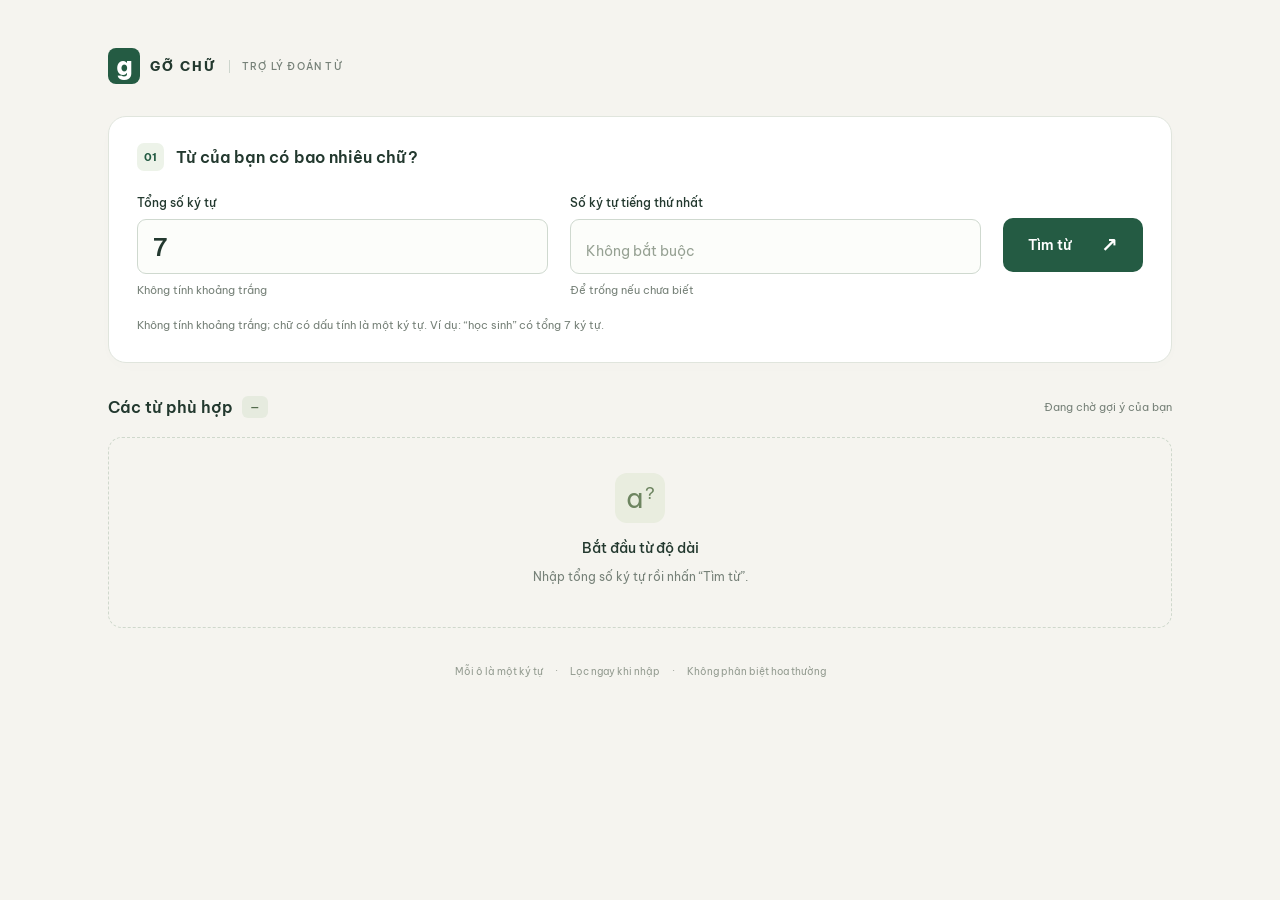
<file: index.html>
<!doctype html>
<html lang="vi">
    <head>
        <meta charset="utf-8" />
        <meta name="viewport" content="width=device-width, initial-scale=1" />
        <meta name="theme-color" content="#f5f4ef" />
        <title>Gỡ chữ — Trợ lý đoán từ</title>
        <link rel="stylesheet" href="style.css" />
        <script src="words-data.js" defer></script>
        <script src="app.js" defer></script>
    </head>
    <body>
        <main class="app">
            <header class="heading">
                <div class="brand">
                    <span class="brand-icon" aria-hidden="true">g</span> GỠ CHỮ
                    <span class="brand-tag">TRỢ LÝ ĐOÁN TỪ</span>
                </div>
            </header>

            <section class="panel" aria-labelledby="length-heading">
                <div class="section-title">
                    <span class="step">01</span>
                    <h2 id="length-heading">Từ của bạn có bao nhiêu chữ?</h2>
                </div>
                <form id="search-form">
                    <div class="length-fields">
                        <label for="total-count"
                            >Tổng số ký tự<input
                                id="total-count"
                                name="total_count"
                                type="number"
                                inputmode="numeric"
                                min="1"
                                max="60"
                                step="1"
                                value="7"
                                required
                            /><span>Không tính khoảng trắng</span></label
                        >
                        <label for="first-count"
                            >Số ký tự tiếng thứ nhất<input
                                id="first-count"
                                name="first_count"
                                type="number"
                                inputmode="numeric"
                                min="1"
                                max="59"
                                step="1"
                                placeholder="Không bắt buộc"
                                aria-describedby="first-count-hint"
                            /><span id="first-count-hint">Để trống nếu chưa biết</span></label
                        >
                        <button class="primary" id="search-button" type="submit">
                            Tìm từ <span aria-hidden="true">↗</span>
                        </button>
                    </div>
                </form>
                <p class="hint">
                    Không tính khoảng trắng; chữ có dấu tính là một ký tự. Ví dụ: “học sinh” có tổng 7 ký tự.
                </p>
                <p id="request-status" class="request-status" role="status" hidden></p>
            </section>

            <div id="filter-panel" class="filter-layout" hidden>
                <section class="panel position-panel" aria-labelledby="filter-heading">
                    <div class="section-title">
                        <span class="step">02</span>
                        <h2 id="filter-heading">Điền ký tự đã đúng</h2>
                        <button id="clear-letters" class="text-button" type="button">Xóa vị trí</button>
                    </div>
                    <div id="letter-groups" class="letter-groups"></div>
                    <div class="section-title misplaced-heading">
                        <h3 id="misplaced-heading">Đúng chữ, sai vị trí</h3>
                        <button id="clear-misplaced" class="text-button" type="button">Xóa sai ô</button>
                    </div>
                    <div
                        id="misplaced-groups"
                        class="letter-groups misplaced-groups"
                        role="group"
                        aria-labelledby="misplaced-heading"
                        aria-describedby="misplaced-hint"
                    ></div>
                    <label class="checkbox"
                        ><input type="checkbox" id="ignore-accents" />Bỏ qua dấu tiếng Việt
                        <span>(a khớp á, à, ă, â…; d khớp đ)</span></label
                    >
                </section>

                <section class="panel clue-panel" aria-labelledby="clue-heading">
                    <div class="section-title">
                        <h2 id="clue-heading">Loại dần theo ký tự</h2>
                        <button id="clear-clues" class="text-button" type="button">Xóa bộ lọc</button>
                    </div>
                    <p id="clue-hint" class="hint filter-hint">
                        Xét cả hai tiếng, không cần biết vị trí. Nhập liền hoặc cách nhau bằng dấu phẩy.
                    </p>
                    <label class="clue-field" for="required-letters"
                        ><span class="clue-label"><span aria-hidden="true">＋</span> Ký tự đã đúng · Có trong từ</span>
                        <input
                            id="required-letters"
                            type="text"
                            placeholder="Ví dụ: h, c, n"
                            autocomplete="off"
                            autocapitalize="none"
                            spellcheck="false"
                            aria-describedby="clue-hint required-hint"
                        />
                        <span id="required-hint" class="clue-help"
                            >Giữ từ có đủ tất cả các chữ này ở bất kỳ vị trí nào.</span
                        >
                    </label>
                    <label class="clue-field excluded-field" for="excluded-letters"
                        ><span class="clue-label"
                            ><span aria-hidden="true">−</span> Ký tự đã sai · Không có trong từ</span
                        >
                        <input
                            id="excluded-letters"
                            type="text"
                            placeholder="Ví dụ: b, đ, m"
                            autocomplete="off"
                            autocapitalize="none"
                            spellcheck="false"
                            aria-describedby="clue-hint excluded-hint"
                        />
                        <span id="excluded-hint" class="clue-help">Loại từ chứa bất kỳ chữ nào trong nhóm này.</span>
                    </label>
                    <p class="hint clue-note">
                        Dùng chung tùy chọn “Bỏ qua dấu tiếng Việt”. Chữ lặp lại chỉ tính một lần.
                    </p>
                    <p id="clue-conflict" class="clue-conflict" role="status" hidden></p>
                </section>
            </div>

            <section class="results" aria-labelledby="results-heading">
                <div class="results-header">
                    <h2 id="results-heading">Các từ phù hợp <span id="result-count" class="badge">—</span></h2>
                    <span id="result-summary">Đang chờ gợi ý của bạn</span>
                </div>
                <div id="empty-state" class="empty-state">
                    <span class="empty-icon" aria-hidden="true">a<span>?</span></span>
                    <h3>Bắt đầu từ độ dài</h3>
                    <p>Nhập tổng số ký tự rồi nhấn “Tìm từ”.</p>
                </div>
                <div id="word-list" class="word-list" hidden></div>
                <button id="show-more" class="more-button" type="button" hidden>Xem thêm</button>
            </section>
            <footer>
                Mỗi ô là một ký tự <span>·</span> Lọc ngay khi nhập <span>·</span> Không phân biệt hoa thường
            </footer>
        </main>
    </body>
</html>
</file>
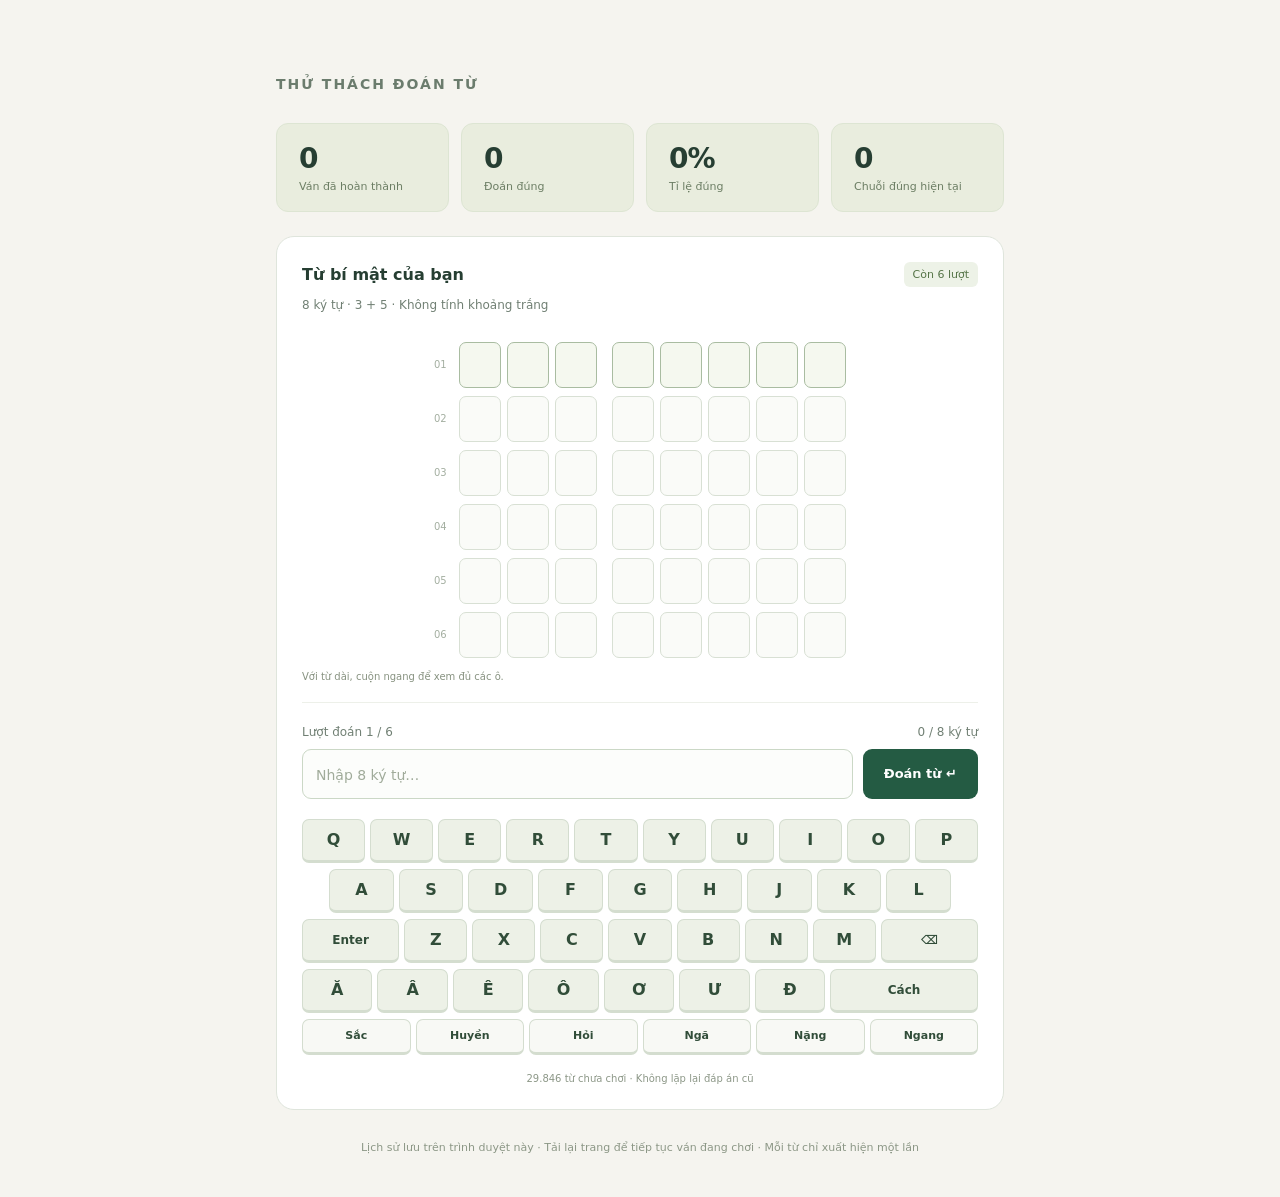
<file: game.html>
<!doctype html>
<html lang="vi">
    <head>
        <meta charset="utf-8" />
        <meta name="viewport" content="width=device-width, initial-scale=1" />
        <meta name="theme-color" content="#f5f4ef" />
        <title>Gỡ chữ — Một từ, sáu cơ hội</title>
        <link rel="stylesheet" href="game.css" />
        <script src="words-data.js" defer></script>
    </head>
    <body>
        <main class="app">
            <section class="intro">
                <p class="eyebrow">THỬ THÁCH ĐOÁN TỪ</p>
            </section>
            <div id="storage-notice" class="storage-notice" role="status" hidden></div>
            <section class="stats" aria-label="Bảng điểm">
                <div class="stat"><strong id="stat-played">0</strong><span>Ván đã hoàn thành</span></div>
                <div class="stat"><strong id="stat-won">0</strong><span>Đoán đúng</span></div>
                <div class="stat"><strong id="stat-rate">0%</strong><span>Tỉ lệ đúng</span></div>
                <div class="stat"><strong id="stat-streak">0</strong><span>Chuỗi đúng hiện tại</span></div>
            </section>
            <div class="layout">
                <section class="panel game-panel" aria-labelledby="game-heading">
                    <div class="panel-heading">
                        <h2 id="game-heading">Từ bí mật của bạn</h2>
                        <span id="round-tag" class="tag">6 lượt đoán</span>
                    </div>
                    <p id="word-meta" class="word-meta">Đang chuẩn bị từ…</p>
                    <p id="fatal" class="fatal" role="alert" hidden></p>
                    <div
                        class="board-scroll"
                        tabindex="0"
                        role="region"
                        aria-label="Bảng 6 lượt đoán, cuộn ngang nếu từ dài"
                    >
                        <div id="board" class="board"></div>
                    </div>
                    <p id="scroll-hint" class="scroll-hint">Với từ dài, cuộn ngang để xem đủ các ô.</p>
                    <form id="guess-form" class="guess-form" novalidate>
                        <label class="input-label" for="guess-input"
                            ><span id="guess-label">Lượt đoán 1 / 6</span><span id="input-count">0 ký tự</span></label
                        >
                        <div class="input-row">
                            <input
                                id="guess-input"
                                class="guess-input"
                                type="text"
                                autocomplete="off"
                                autocapitalize="none"
                                spellcheck="false"
                                placeholder="Nhập từ bạn nghĩ đến…"
                                aria-describedby="guess-message-text"
                            /><button id="guess-button" class="primary" type="submit">Đoán từ ↵</button>
                        </div>
                        <div id="result" class="result" role="status" hidden>
                            <h3 id="result-title"></h3>
                            <p id="result-description"></p>
                            <strong id="answer" class="answer"></strong>
                            <button id="next-game" class="primary" type="button">Chơi từ tiếp theo →</button>
                        </div>
                        <div
                            id="virtual-keyboard"
                            class="virtual-keyboard"
                            role="group"
                            aria-label="Bàn phím đoán từ"
                        ></div>
                    </form>
                    <p id="exhausted" class="exhausted" hidden></p>
                    <p id="remaining" class="remaining"></p>
                </section>
            </div>
            <footer>
                Lịch sử lưu trên trình duyệt này · Tải lại trang để tiếp tục ván đang chơi · Mỗi từ chỉ xuất hiện một
                lần
            </footer>
        </main>
        <div id="guess-message" class="message-toast" role="alert" aria-atomic="true" hidden>
            <span class="toast-icon" aria-hidden="true">!</span>
            <div class="toast-content">
                <strong>Thông báo</strong>
                <p id="guess-message-text"></p>
            </div>
            <button id="dismiss-message" class="toast-close" type="button" aria-label="Đóng thông báo">×</button>
        </div>
        <script>
            "use strict";
            // Data is loaded by a deferred script; initialize after it has finished.
            const STORAGE_KEY = "go-chu-game-v1";
            const MAX_GUESSES = 6;
            const segmenter =
                typeof Intl.Segmenter === "function" ? new Intl.Segmenter("vi", { granularity: "grapheme" }) : null;
            const normalize = (text) => text.normalize("NFC").toLocaleLowerCase("vi").trim().replace(/\s+/gu, " ");
            const lettersOf = (text) => {
                const compact = normalize(text).replace(/\s/gu, "");
                return segmenter ? Array.from(segmenter.segment(compact), (part) => part.segment) : Array.from(compact);
            };
            const baseLetter = (letter) => letter.normalize("NFD").replace(/\p{M}/gu, "").replace(/đ/g, "d");
            const keyOf = (text) => normalize(text).replace(/\s/gu, "");
            const formatNumber = (number) => number.toLocaleString("vi-VN");
            const $ = (selector) => document.querySelector(selector);
            const colorNames = {
                exact: "xanh lá, đúng hoàn toàn",
                accent: "xanh dương, đúng ô nhưng sai dấu hoặc mũ",
                present: "vàng, đúng chữ nhưng sai ô",
                absent: "xám, không khớp",
            };
            let state = { version: 1, used: [], history: [], active: null };
            let pool = [];
            const dictionary = new Set();
            let storageAvailable = true;
            let composing = false;
            let ready = false;
            let messageTimer = null;

            function scoreGuess(guess, answer) {
                const target = lettersOf(answer);
                const typed = lettersOf(guess);
                const result = typed.map(() => "absent");
                const used = new Set();
                // Reserve exact letters, then same-position base letters, before distributing yellow letters.
                typed.forEach((letter, index) => {
                    if (letter === target[index]) {
                        result[index] = "exact";
                        used.add(index);
                    }
                });
                typed.forEach((letter, index) => {
                    if (
                        result[index] === "absent" &&
                        target[index] &&
                        baseLetter(letter) === baseLetter(target[index])
                    ) {
                        result[index] = "accent";
                        used.add(index);
                    }
                });
                typed.forEach((letter, index) => {
                    if (result[index] !== "absent") return;
                    const match = target.findIndex(
                        (candidate, targetIndex) => !used.has(targetIndex) && candidate === letter,
                    );
                    if (match !== -1) {
                        result[index] = "present";
                        used.add(match);
                    }
                });
                return result;
            }

            function previousHintError(guess, round) {
                const priority = { exact: 0, accent: 1, present: 2, absent: 3 };
                let conflict = null;
                round.guesses.forEach((previous, attempt) => {
                    const known = scoreGuess(previous, round.answer);
                    // Treat the proposed word as a possible answer. It must reproduce all revealed clues.
                    // Reusing the scorer also preserves the count rules for repeated and accented letters.
                    const proposed = scoreGuess(previous, guess);
                    const letters = lettersOf(previous);
                    known.forEach((color, index) => {
                        if (color !== proposed[index] && (!conflict || priority[color] < priority[conflict.color])) {
                            conflict = { color, index, attempt, letter: letters[index].toLocaleUpperCase("vi") };
                        }
                    });
                });
                if (!conflict) return "";
                const { color, index, attempt, letter } = conflict;
                if (color === "exact")
                    return `Ô ${index + 1} đã đúng chữ “${letter}”. Lượt sau phải giữ nguyên chữ này ở đúng ô.`;
                if (color === "accent")
                    return `Ô ${index + 1} đã xanh dương với “${letter}”: giữ chữ gốc nhưng phải đổi dấu hoặc mũ, không dùng lại “${letter}” ở ô này.`;
                if (color === "present")
                    return `Gợi ý lượt ${attempt + 1}: chữ “${letter}” màu vàng phải có đủ số lần đã biết và nằm ở ô khác.`;
                return `Từ đoán mâu thuẫn với chữ “${letter}” màu xám ở lượt ${attempt + 1}. Kiểm tra chữ đã loại và số lần lặp.`;
            }

            function outcome(round) {
                if (round.guesses.some((guess) => keyOf(guess) === keyOf(round.answer))) return "won";
                return round.guesses.length >= MAX_GUESSES ? "lost" : "playing";
            }

            function isValidRound(round) {
                if (
                    !round ||
                    typeof round.id !== "string" ||
                    typeof round.answer !== "string" ||
                    typeof round.startedAt !== "string" ||
                    !Array.isArray(round.guesses)
                )
                    return false;
                const length = lettersOf(round.answer).length;
                if (
                    length < 7 ||
                    !/^[\p{L}\p{M}]+(?:\s+[\p{L}\p{M}]+)+$/u.test(round.answer) ||
                    round.guesses.length > MAX_GUESSES
                )
                    return false;
                return (
                    round.guesses.every(
                        (guess, index) =>
                            typeof guess === "string" &&
                            /^[\p{L}\p{M}\s]+$/u.test(guess) &&
                            lettersOf(guess).length === length &&
                            (index === round.guesses.length - 1 || keyOf(guess) !== keyOf(round.answer)),
                    ) &&
                    (round.draft === undefined || typeof round.draft === "string")
                );
            }

            function validateState(saved) {
                if (
                    !saved ||
                    saved.version !== 1 ||
                    !Array.isArray(saved.used) ||
                    !saved.used.every((key) => typeof key === "string") ||
                    !Array.isArray(saved.history)
                )
                    throw new Error("Invalid history");
                if (
                    !saved.history.every(
                        (round) =>
                            isValidRound(round) &&
                            outcome(round) !== "playing" &&
                            typeof round.completedAt === "string" &&
                            Number.isFinite(Date.parse(round.completedAt)),
                    )
                )
                    throw new Error("Invalid completed round");
                if (saved.active !== null && !isValidRound(saved.active)) throw new Error("Invalid active round");
                const ids = new Set(saved.history.map((round) => round.id));
                if (ids.size !== saved.history.length) throw new Error("Duplicate history");
                // Rebuild the exclusion list from history as well, so older records cannot be drawn again.
                saved.used = [
                    ...new Set([
                        ...saved.used,
                        ...saved.history.map((round) => keyOf(round.answer)),
                        ...(saved.active ? [keyOf(saved.active.answer)] : []),
                    ]),
                ];
                return saved;
            }

            function storageNotice(message) {
                $("#storage-notice").textContent = message;
                $("#storage-notice").hidden = false;
            }

            function loadState() {
                try {
                    const raw = localStorage.getItem(STORAGE_KEY);
                    if (raw) state = validateState(JSON.parse(raw));
                } catch (error) {
                    storageAvailable = false;
                    storageNotice(
                        "Không đọc được lịch sử đã lưu. Game vẫn chơi được trong phiên này, nhưng không thể lưu tiến độ hoặc bảo đảm tránh từ cũ sau khi đóng trang. Dữ liệu cũ được giữ nguyên.",
                    );
                }
            }

            function saveState() {
                if (!storageAvailable) return;
                try {
                    localStorage.setItem(STORAGE_KEY, JSON.stringify(state));
                } catch (error) {
                    storageAvailable = false;
                    storageNotice(
                        "Trình duyệt không cho phép lưu hoặc đã hết dung lượng. Tiến độ mới chỉ được giữ trong phiên này; hãy giữ trang mở để tiếp tục.",
                    );
                }
            }

            function scheduleMessageDismissal() {
                clearTimeout(messageTimer);
                const toast = $("#guess-message");
                if (!toast.hidden && !toast.matches(":hover") && !toast.contains(document.activeElement)) {
                    messageTimer = setTimeout(() => showMessage(""), 5000);
                }
            }

            function showMessage(message) {
                clearTimeout(messageTimer);
                const toast = $("#guess-message");
                const hadFocus = toast.contains(document.activeElement);
                $("#guess-message-text").textContent = message;
                toast.hidden = !message;
                if (message) scheduleMessageDismissal();
                else if (hadFocus && !$("#guess-input").disabled) $("#guess-input").focus({ preventScroll: true });
            }

            function finishRound() {
                const round = state.active;
                if (!round || outcome(round) === "playing" || state.history.some((item) => item.id === round.id))
                    return;
                state.history.push({
                    id: round.id,
                    answer: round.answer,
                    guesses: [...round.guesses],
                    startedAt: round.startedAt,
                    completedAt: new Date().toISOString(),
                });
            }

            function availableWords() {
                const used = new Set(state.used);
                return pool.filter((word) => !used.has(keyOf(word)));
            }

            function newRound() {
                if (state.active && outcome(state.active) === "playing") return;
                const available = availableWords();
                if (!available.length) {
                    render();
                    return;
                }
                const random = new Uint32Array(1);
                crypto.getRandomValues(random);
                const answer = available[Math.floor((random[0] / 4294967296) * available.length)];
                state.active = {
                    id: `${Date.now()}-${random[0]}`,
                    answer,
                    guesses: [],
                    draft: "",
                    startedAt: new Date().toISOString(),
                };
                state.used.push(keyOf(answer));
                saveState();
                showMessage("");
                render();
            }

            function renderStats() {
                const played = state.history.length;
                const won = state.history.filter((round) => outcome(round) === "won").length;
                let streak = 0;
                for (let i = played - 1; i >= 0 && outcome(state.history[i]) === "won"; i--) streak++;
                $("#stat-played").textContent = formatNumber(played);
                $("#stat-won").textContent = formatNumber(won);
                $("#stat-rate").textContent =
                    `${played ? ((won / played) * 100).toLocaleString("vi-VN", { maximumFractionDigits: 1 }) : "0"}%`;
                $("#stat-streak").textContent = formatNumber(streak);
            }

            function renderBoard() {
                const board = $("#board");
                board.replaceChildren();
                const round = state.active;
                if (!round) return;
                const target = lettersOf(round.answer);
                const boundaries = new Set();
                let offset = 0;
                normalize(round.answer)
                    .split(" ")
                    .slice(0, -1)
                    .forEach((part) => {
                        offset += lettersOf(part).length;
                        boundaries.add(offset);
                    });
                const playing = outcome(round) === "playing";
                for (let attempt = 0; attempt < MAX_GUESSES; attempt++) {
                    const guess = round.guesses[attempt];
                    const current = playing && attempt === round.guesses.length;
                    const letters = lettersOf(guess ?? (current ? round.draft || "" : ""));
                    const colors = guess ? scoreGuess(guess, round.answer) : [];
                    const row = document.createElement("div");
                    row.className = `guess-row${current ? " current" : ""}`;
                    row.setAttribute("role", "group");
                    row.setAttribute("aria-label", `Lượt ${attempt + 1}${current ? ", đang nhập" : ""}`);
                    const label = document.createElement("span");
                    label.className = "row-number";
                    label.textContent = String(attempt + 1).padStart(2, "0");
                    label.setAttribute("aria-hidden", "true");
                    row.append(label);
                    target.forEach((_, index) => {
                        const tile = document.createElement("span");
                        tile.className = `tile${boundaries.has(index) ? " word-start" : ""}${colors[index] ? ` ${colors[index]}` : letters[index] ? " typed" : ""}`;
                        tile.textContent = letters[index] || "";
                        tile.setAttribute(
                            "aria-label",
                            `Ô ${index + 1}: ${letters[index] || "trống"}${colors[index] ? `, ${colorNames[colors[index]]}` : ""}`,
                        );
                        row.append(tile);
                    });
                    board.append(row);
                }
            }

            function buildKeyboard() {
                const rows = [
                    [..."qwertyuiop"],
                    [..."asdfghjkl"],
                    ["enter", ..."zxcvbnm", "backspace"],
                    [..."ăâêôơưđ", "space"],
                    ["tone-acute", "tone-grave", "tone-hook", "tone-tilde", "tone-dot", "tone-none"],
                ];
                const labels = {
                    enter: ["Enter", "Gửi lượt đoán"],
                    backspace: ["⌫", "Xóa ký tự trước con trỏ"],
                    space: ["Cách", "Dấu cách"],
                    "tone-acute": ["Sắc", "Dấu sắc"],
                    "tone-grave": ["Huyền", "Dấu huyền"],
                    "tone-hook": ["Hỏi", "Dấu hỏi"],
                    "tone-tilde": ["Ngã", "Dấu ngã"],
                    "tone-dot": ["Nặng", "Dấu nặng"],
                    "tone-none": ["Ngang", "Bỏ dấu thanh, giữ nguyên mũ"],
                };
                const keyboard = $("#virtual-keyboard");
                rows.forEach((keys, index) => {
                    const row = document.createElement("div");
                    row.className = `keyboard-row keyboard-row-${index + 1}`;
                    keys.forEach((key) => {
                        const button = document.createElement("button");
                        button.type = "button";
                        button.dataset.key = key;
                        button.className = `keyboard-key${labels[key] ? " keyboard-action" : ""}${key.startsWith("tone-") ? " keyboard-tone" : ""}`;
                        button.textContent = labels[key]?.[0] || key.toLocaleUpperCase("vi");
                        button.dataset.label = labels[key]?.[1] || `Chữ ${key.toLocaleUpperCase("vi")}`;
                        button.setAttribute("aria-label", button.dataset.label);
                        row.append(button);
                    });
                    keyboard.append(row);
                });
                // Keep the input selection when tapping a key; keyboard navigation still uses normal buttons.
                keyboard.addEventListener("pointerdown", (event) => {
                    if (event.target.closest("button")) event.preventDefault();
                });
                keyboard.addEventListener("click", (event) => {
                    const button = event.target.closest("button[data-key]");
                    if (button && !button.disabled) pressVirtualKey(button.dataset.key);
                });
            }

            function renderKeyboard() {
                const round = state.active;
                const colors = new Map();
                const rank = { absent: 1, present: 2, accent: 3, exact: 4 };
                if (round)
                    round.guesses.forEach((guess) => {
                        const scores = scoreGuess(guess, round.answer);
                        lettersOf(guess).forEach((letter, index) => {
                            if ((rank[colors.get(letter)] || 0) < rank[scores[index]])
                                colors.set(letter, scores[index]);
                        });
                    });
                $("#virtual-keyboard")
                    .querySelectorAll("button")
                    .forEach((button) => {
                        const color = colors.get(button.dataset.key);
                        for (const name of Object.keys(rank)) button.classList.toggle(name, color === name);
                        button.disabled = !ready || !round || outcome(round) !== "playing";
                        button.setAttribute(
                            "aria-label",
                            `${button.dataset.label}${color ? `, ${colorNames[color]}` : ""}`,
                        );
                    });
            }

            function rawSegments(text) {
                if (segmenter)
                    return Array.from(segmenter.segment(text), (part) => ({ text: part.segment, index: part.index }));
                return Array.from(text.matchAll(/\P{M}\p{M}*|\p{M}+/gu), (match) => ({
                    text: match[0],
                    index: match.index,
                }));
            }

            function pressVirtualKey(key) {
                if (!ready || composing || !state.active || outcome(state.active) !== "playing") return;
                const input = $("#guess-input");
                if (key === "enter") {
                    $("#guess-form").requestSubmit();
                    return;
                }
                let start = input.selectionStart ?? input.value.length;
                let end = input.selectionEnd ?? start;
                const originalStart = start;
                const originalEnd = end;
                let caretAfterTone = null;
                let replacement = key;
                if (key === "backspace") {
                    replacement = "";
                    if (start === end && start > 0) start = rawSegments(input.value.slice(0, start)).at(-1).index;
                } else if (key === "space") {
                    replacement = " ";
                } else if (key.startsWith("tone-")) {
                    const marks = {
                        "tone-acute": "\u0301",
                        "tone-grave": "\u0300",
                        "tone-hook": "\u0309",
                        "tone-tilde": "\u0303",
                        "tone-dot": "\u0323",
                        "tone-none": "",
                    };
                    if (start === end) {
                        const previous = rawSegments(input.value.slice(0, start));
                        for (let i = previous.length - 1; i >= 0; i--) {
                            const part = previous[i];
                            if (/\s/u.test(part.text)) break;
                            if (/^[aeiouy]$/u.test(baseLetter(part.text.toLocaleLowerCase("vi")))) {
                                start = part.index;
                                end = start + part.text.length;
                                break;
                            }
                        }
                    }
                    const vowel = input.value.slice(start, end);
                    if (!/^[aeiouy]$/u.test(baseLetter(vowel.toLocaleLowerCase("vi")))) {
                        showMessage("Hãy chọn một nguyên âm hoặc đặt con trỏ sau nguyên âm cần đổi dấu.");
                        return;
                    }
                    replacement = (
                        vowel.normalize("NFD").replace(/[\u0300\u0301\u0303\u0309\u0323]/gu, "") + marks[key]
                    ).normalize("NFC");
                    if (originalStart === originalEnd)
                        caretAfterTone = originalEnd + replacement.length - (end - start);
                }
                input.setRangeText(replacement, start, end, "end");
                if (caretAfterTone !== null) input.setSelectionRange(caretAfterTone, caretAfterTone);
                // Tone changes keep the caret after any final consonants.
                input.focus({ preventScroll: true });
                updateDraft();
            }

            function render() {
                renderStats();
                renderBoard();
                renderKeyboard();
                const round = state.active;
                const remaining = availableWords().length;
                $("#remaining").textContent = `${formatNumber(remaining)} từ chưa chơi · Không lặp lại đáp án cũ`;
                $("#exhausted").hidden = remaining > 0;
                $("#exhausted").textContent =
                    round && outcome(round) === "playing"
                        ? "Đây là từ cuối cùng chưa chơi trong bộ dữ liệu."
                        : "Bạn đã chơi hết bộ từ hiện có. Lịch sử được giữ lại; thêm từ mới vào dữ liệu để tiếp tục.";
                $("#guess-form").hidden = !round;
                $("#scroll-hint").hidden = !round;
                $("#result").hidden = !round || outcome(round) === "playing";
                if (!round) {
                    $("#word-meta").textContent = "Không còn từ mới để bắt đầu.";
                    return;
                }
                const length = lettersOf(round.answer).length;
                const status = outcome(round);
                const playing = status === "playing";
                $("#word-meta").textContent = `${length} ký tự · ${normalize(round.answer)
                    .split(" ")
                    .map((part) => lettersOf(part).length)
                    .join(" + ")} · Không tính khoảng trắng`;
                $("#round-tag").textContent = playing
                    ? `Còn ${MAX_GUESSES - round.guesses.length} lượt`
                    : status === "won"
                      ? "Đoán đúng"
                      : "Đã hết lượt";
                $("#guess-label").textContent = playing
                    ? `Lượt đoán ${round.guesses.length + 1} / 6`
                    : "Ván chơi đã hoàn thành";
                $("#guess-input").value = round.draft || "";
                $("#guess-input").disabled = !playing;
                $("#guess-button").disabled = !playing;
                $("#guess-input").placeholder = `Nhập ${length} ký tự…`;
                $("#input-count").textContent = `${lettersOf(round.draft || "").length} / ${length} ký tự`;
                if (!playing) {
                    $("#result").classList.toggle("lost", status === "lost");
                    $("#result-title").textContent = status === "won" ? "Bạn đã tìm ra từ!" : "Hết 6 lượt rồi!";
                    $("#result-description").textContent =
                        status === "won"
                            ? `Chính xác ở lượt ${round.guesses.length}/6. Đáp án là:`
                            : "Một từ mới đang chờ ở ván sau. Đáp án của ván này là:";
                    $("#answer").textContent = round.answer;
                    $("#next-game").hidden = remaining === 0;
                }
            }

            function submitGuess(event) {
                event.preventDefault();
                if (!ready || composing || !state.active || outcome(state.active) !== "playing") return;
                const round = state.active;
                const guess = normalize($("#guess-input").value);
                const length = lettersOf(round.answer).length;
                if (!guess || !/^[\p{L}\p{M}\s]+$/u.test(guess)) {
                    showMessage("Chỉ nhập chữ cái tiếng Việt hoặc chữ cái Latin, không nhập số hay ký hiệu.");
                    return;
                }
                if (lettersOf(guess).length !== length) {
                    showMessage(`Cần đúng ${length} ký tự, không tính khoảng trắng. Lượt này chưa bị trừ.`);
                    return;
                }
                if (!dictionary.has(keyOf(guess))) {
                    showMessage("Từ này không có trong dữ liệu. Kiểm tra lại chữ và dấu; lượt đoán chưa bị trừ.");
                    return;
                }
                if (round.guesses.some((previous) => keyOf(previous) === keyOf(guess))) {
                    showMessage("Bạn đã thử từ này rồi. Hãy thử một cách đoán khác; lượt chưa bị trừ.");
                    return;
                }
                const hintError = previousHintError(guess, round);
                if (hintError) {
                    showMessage(`${hintError} Lượt đoán chưa bị trừ.`);
                    return;
                }
                round.guesses.push(guess);
                round.draft = "";
                finishRound();
                saveState();
                render();
                showMessage(
                    outcome(round) === "playing"
                        ? `Đã ghi nhận lượt ${round.guesses.length}. Xem màu từng ô để đoán tiếp.`
                        : "",
                );
                if (outcome(round) === "playing") $("#guess-input").focus();
                else if (!$("#next-game").hidden) $("#next-game").focus();
            }

            function updateDraft() {
                if (!ready || !state.active || outcome(state.active) !== "playing") return;
                state.active.draft = $("#guess-input").value;
                $("#input-count").textContent =
                    `${lettersOf(state.active.draft).length} / ${lettersOf(state.active.answer).length} ký tự`;
                showMessage("");
                renderBoard();
                saveState();
            }

            function initialize() {
                try {
                    if (!Array.isArray(window.WORDS_DATA?.words))
                        throw new Error(
                            "Không đọc được words-data.js. Hãy đặt file này cùng thư mục với game.html rồi tải lại trang.",
                        );
                    const unique = new Map();
                    dictionary.clear();
                    window.WORDS_DATA.words.forEach((row) => {
                        if (typeof row.text !== "string") return;
                        const text = normalize(row.text);
                        if (text) dictionary.add(keyOf(text));
                        if (!/^[\p{L}\p{M}]+(?: [\p{L}\p{M}]+)+$/u.test(text) || lettersOf(text).length < 7) return;
                        if (!unique.has(keyOf(text))) unique.set(keyOf(text), text);
                    });
                    pool = [...unique.values()];
                    if (!pool.length) throw new Error("Dữ liệu chưa có từ hợp lệ từ 7 ký tự trở lên.");
                    loadState();
                    ready = true;
                    if (!state.active) newRound();
                    else {
                        finishRound();
                        saveState();
                        render();
                    }
                } catch (error) {
                    $("#fatal").textContent = error.message;
                    $("#fatal").hidden = false;
                    $("#word-meta").textContent = "Chưa thể bắt đầu ván chơi.";
                    $("#guess-form").hidden = true;
                    $("#scroll-hint").hidden = true;
                }
            }

            $("#dismiss-message").addEventListener("click", () => showMessage(""));
            $("#guess-message").addEventListener("pointerenter", () => clearTimeout(messageTimer));
            $("#guess-message").addEventListener("pointerleave", scheduleMessageDismissal);
            $("#guess-message").addEventListener("focusin", () => clearTimeout(messageTimer));
            $("#guess-message").addEventListener("focusout", () => setTimeout(scheduleMessageDismissal, 0));
            $("#guess-form").addEventListener("submit", submitGuess);
            $("#guess-input").addEventListener("compositionstart", () => {
                composing = true;
            });
            $("#guess-input").addEventListener("compositionend", () => {
                composing = false;
                updateDraft();
            });
            $("#guess-input").addEventListener("input", (event) => {
                if (!event.isComposing) updateDraft();
            });
            $("#guess-input").addEventListener("keydown", (event) => {
                if (event.key === "Enter" && (event.isComposing || composing || event.keyCode === 229))
                    event.preventDefault();
            });
            $("#next-game").addEventListener("click", () => {
                newRound();
                $("#guess-input").focus();
            });
            window.addEventListener("storage", (event) => {
                if (!ready || !storageAvailable || event.key !== STORAGE_KEY || !event.newValue) return;
                try {
                    state = validateState(JSON.parse(event.newValue));
                    render();
                    showMessage("Ván chơi đã được đồng bộ từ tab khác.");
                } catch (error) {
                    storageNotice("Không thể đồng bộ dữ liệu từ tab khác. Hãy tải lại trang trước khi tiếp tục.");
                    ready = false;
                }
            });
            buildKeyboard();
            renderKeyboard();
            document.addEventListener("DOMContentLoaded", initialize);
        </script>
    </body>
</html>
</file>
<file: style.css>
@import url('https://fonts.googleapis.com/css2?family=Be+Vietnam+Pro:wght@400;500;600;700;800&display=swap');

:root{font-family:'Be Vietnam Pro',system-ui,sans-serif;color:#23392f;background:#f5f4ef;font-synthesis:none;--green:#245b43;--muted:#768178;--border:#e0e5dd}
*{box-sizing:border-box}body{margin:0}button,input{font:inherit}button{cursor:pointer}button:disabled{cursor:wait;opacity:.6}[hidden]{display:none!important}.app{max-width:940px;margin:0 auto;padding:48px 28px 28px}.heading{margin-bottom:32px}.brand{display:flex;align-items:center;gap:10px;font-size:13px;letter-spacing:2px;font-weight:800}.brand-icon{display:grid;place-items:center;width:32px;height:36px;background:var(--green);color:white;border-radius:8px;font-size:25px;letter-spacing:0}.brand-tag{font-size:10px;font-weight:500;letter-spacing:1.2px;color:var(--muted);border-left:1px solid #cdd5cd;padding-left:12px;margin-left:3px}h1{font-size:38px;line-height:1.4;letter-spacing:-1.5px;margin:28px 0 10px;font-weight:700}h1 span{color:#7d937f}.heading>p{color:#68786c;font-size:14px;line-height:1.8;margin:0}.panel{padding:26px 28px;background:#fff;border:1px solid var(--border);border-radius:18px;margin-bottom:18px;box-shadow:0 4px 18px #23392f03}.section-title{display:flex;align-items:center;gap:12px}.step{font-size:11px;color:var(--green);background:#edf3e9;border-radius:7px;padding:7px;font-weight:700}h2{font-size:16px;margin:0;font-weight:600;line-height:1.5}.length-fields{display:flex;align-items:center;gap:22px;margin-top:24px}.length-fields label{display:grid;grid-template-columns:150px auto;align-items:center;column-gap:12px;row-gap:9px;font-size:12px;font-weight:500;flex:1}.length-fields label input{grid-column:1;grid-row:2;width:100%;height:55px;padding:10px 15px;border:1px solid #cfd9cf;border-radius:9px;background:#fcfdfa;color:#23392f;font-size:24px;font-weight:600}.length-fields label>span{grid-column:2;grid-row:2;color:var(--muted);font-size:11px;font-weight:400}.primary{margin-top:23px;border:0;background:var(--green);color:#fff;padding:17px 25px;border-radius:10px;font-size:14px;font-weight:600;white-space:nowrap;display:flex;gap:30px;align-items:center}.primary:hover{background:#194c35}.primary span{font-size:20px;line-height:1}.hint{color:var(--muted);font-size:11px;line-height:1.8;margin:19px 0 0}.request-status{font-size:13px;line-height:1.7;margin:16px 0 0;color:#956336}.request-status.error{color:#b63838}.text-button{margin-left:auto;border:0;background:none;color:#6d7d70;font-size:11px;text-decoration:underline;text-underline-offset:4px;padding:8px 0 8px 8px}.filter-hint{margin-top:10px}.letter-groups{display:flex;flex-wrap:wrap;gap:25px 36px;margin:24px 0}.letter-group{min-width:0;max-width:100%}.letter-group h3{font-size:10px;font-weight:600;letter-spacing:1px;text-transform:uppercase;color:#6a7f70;margin:0 0 12px}.slots{display:flex;gap:7px;flex-wrap:wrap}.slot{display:flex;flex-direction:column;align-items:center;gap:6px}.slot input{width:46px;height:51px;border-radius:9px;border:1px solid #ced8cd;text-align:center;font-size:23px;font-weight:600;color:var(--green);background:#fcfdfa;padding:3px}.slot input::placeholder{color:#cbd4c9}.slot input.filled{background:#edf4e8;border-color:#8ba282}.slot span{font-size:9px;color:#9ca69b}input:focus-visible,button:focus-visible{outline:3px solid #97b995;outline-offset:3px}.checkbox{display:flex;align-items:center;flex-wrap:wrap;gap:8px;font-size:11px;line-height:1.7;color:#506653;border-top:1px solid #eef0eb;padding-top:17px}.checkbox input{accent-color:var(--green);width:15px;height:15px;margin:0}.checkbox span{color:#879085;font-size:10px}.results{margin-top:32px}.results-header{display:flex;justify-content:space-between;align-items:center;gap:12px;margin-bottom:18px}.results-header h2{display:flex;gap:9px;align-items:center}.badge{background:#e6ebdf;color:#536b4d;font-size:11px;padding:3px 8px;border-radius:6px}.results-header>span{color:var(--muted);font-size:11px}.empty-state{text-align:center;padding:35px 20px 40px;border:1px dashed #cfd8cc;border-radius:14px}.empty-icon{display:inline-flex;align-items:center;justify-content:center;background:#e9eddf;color:#6d8560;width:50px;height:50px;border-radius:12px;font-size:27px;gap:2px}.empty-icon>span{font-size:17px;align-self:flex-start;margin-top:9px}.empty-state h3{font-size:14px;font-weight:500;margin:16px 0 9px}.empty-state p{font-size:12px;line-height:1.8;color:var(--muted);margin:0}.word-list{display:grid;grid-template-columns:repeat(4,minmax(0,1fr));gap:10px}.word-card{padding:18px 14px;border:1px solid var(--border);border-radius:10px;background:#fff;text-align:center;font-size:16px;overflow-wrap:anywhere;line-height:1.6}.word-card mark{background:#e3edd8;color:#315c31;border-radius:3px}.more-button{display:block;margin:20px auto 0;padding:11px 22px;border:1px solid #cfd9cf;background:#fff;color:var(--green);border-radius:9px;font-size:12px}footer{text-align:center;color:#949c91;font-size:10px;line-height:1.8;margin-top:35px}footer span{margin:0 10px}
@media(max-width:700px){.app{padding:28px 18px}.brand-tag{font-size:8px;letter-spacing:.5px}h1{font-size:30px}.panel{padding:22px 18px}.length-fields{gap:12px;flex-wrap:wrap}.length-fields label{grid-template-columns:1fr}.length-fields label>span{display:none}.length-fields label input{width:100%}.primary{width:100%;justify-content:center;margin-top:3px}h2{font-size:14px}.word-list{grid-template-columns:repeat(3,minmax(0,1fr))}.results-header{align-items:flex-start;flex-direction:column}.checkbox span{width:100%;padding-left:23px}.slot input{width:42px;height:48px}.text-button{font-size:10px}footer span{margin:0 4px}}
@media(max-width:400px){h1{font-size:26px}.word-list{grid-template-columns:repeat(2,minmax(0,1fr))}.brand-tag{display:none}.section-title{gap:8px}.slot input{width:38px}.slots{gap:5px}}

/* Step 2: position clues and letters present / absent. */
.app{max-width:1120px}
.filter-layout{display:grid;grid-template-columns:minmax(0,1.3fr) minmax(0,1fr);gap:18px;margin-bottom:18px;align-items:stretch}
.filter-layout>.panel{min-width:0;margin-bottom:0}
.filter-layout .section-title{flex-wrap:wrap;gap:8px 12px}
.filter-layout .text-button{white-space:nowrap}
.clue-field{display:flex;flex-direction:column;gap:8px;margin-top:20px}
.clue-label{font-size:12px;font-weight:600;line-height:1.7;color:var(--green)}
.clue-label>span{display:inline-grid;place-items:center;width:21px;height:21px;background:#edf3e9;border-radius:5px;margin-right:4px}
.clue-field input{width:100%;min-width:0;border:1px solid #cfd9cf;border-radius:9px;background:#fcfdfa;padding:12px 14px;font-size:17px;color:var(--green)}
.clue-field input::placeholder{font-size:13px;color:#96a193}
.clue-help{font-size:10px;line-height:1.7;color:var(--muted)}
.excluded-field .clue-label{color:#975b49}
.excluded-field .clue-label>span{background:#faf0e9}
.excluded-field input{border-color:#e2d6cc;background:#fffdfa;color:#975b49}
.clue-note{font-size:10px;border-top:1px solid #eef0eb;padding-top:13px;margin-top:18px}
.clue-conflict{font-size:11px;line-height:1.8;color:#9c4d35;background:#fff4e9;border-radius:8px;padding:10px 12px;margin:12px 0 0}
@media(max-width:900px){.filter-layout{grid-template-columns:minmax(0,1fr)}}

/* Optional first-syllable length alongside the total. */
.length-fields{display:grid;grid-template-columns:minmax(0,1fr) minmax(0,1fr) auto;align-items:start}
.length-fields label{display:flex;flex-direction:column;align-items:stretch;gap:9px;min-width:0}
.length-fields label>span{display:block}
.length-fields input::placeholder{font-size:14px;font-weight:400;color:#96a193}
@media(max-width:700px){.length-fields{grid-template-columns:minmax(0,1fr)}.length-fields .primary{margin-top:3px}}

/* Letters present in the word but excluded from a specific position. */
.misplaced-heading{border-top:1px solid #eef0eb;padding-top:16px}
.misplaced-heading h3{font-size:13px;font-weight:600;margin:0;color:#806126}
.misplaced-groups{margin-top:16px}
.misplaced-groups .slot input{color:#806126}
.misplaced-groups .slot input.filled{background:#fff5d8;border-color:#c4a653}
</file>
<file: game.css>
:root {
    font-family:
        system-ui,
        -apple-system,
        "Segoe UI",
        sans-serif;
    color: #263e32;
    background: #f5f4ef;
    --green: #36734f;
    --blue: #3478b1;
    --yellow: #e7bf60;
    --gray: #737d83;
    --line: #dfe5dc;
    --muted: #718074;
}
* {
    box-sizing: border-box;
}
body {
    margin: 0;
}
button,
input {
    font: inherit;
}
button,
a,
input {
    -webkit-tap-highlight-color: transparent;
}
button {
    cursor: pointer;
}
button:disabled {
    cursor: default;
    opacity: 0.5;
}
[hidden] {
    display: none !important;
}
button:focus-visible,
a:focus-visible,
input:focus-visible,
summary:focus-visible {
    outline: 3px solid #8eae83;
    outline-offset: 4px;
}
.app {
    max-width: 780px;
    margin: auto;
    padding: 34px 26px 40px;
}
.topbar {
    display: flex;
    justify-content: space-between;
    gap: 15px;
    align-items: center;
}
.brand {
    display: flex;
    align-items: center;
    gap: 10px;
    font-weight: 800;
    font-size: 13px;
    letter-spacing: 2px;
}
.brand-icon {
    display: grid;
    place-items: center;
    width: 33px;
    height: 37px;
    border-radius: 9px;
    background: #245b43;
    color: white;
    font-size: 27px;
    letter-spacing: 0;
}
.topbar a {
    color: #5c7160;
    font-size: 13px;
    text-decoration: none;
    border: 1px solid #d9e1d5;
    padding: 10px 14px;
    border-radius: 9px;
}
.intro {
    margin: 38px 0 26px;
}
.eyebrow {
    font-size: 11px;
    letter-spacing: 2px;
    font-weight: 700;
    color: #718668;
    margin: 0 0 12px;
}
h1 {
    font-size: clamp(29px, 4vw, 44px);
    letter-spacing: -1.8px;
    line-height: 1.2;
    margin: 0 0 12px;
}
h1 span {
    color: #879b7f;
}
.intro > p:last-child {
    color: #6b7c6d;
    font-size: 14px;
    line-height: 1.8;
    margin: 0;
}
.stats {
    display: grid;
    grid-template-columns: repeat(4, minmax(0, 1fr));
    gap: 12px;
    margin-bottom: 24px;
}
.stat {
    background: #e9edde;
    border: 1px solid #dde5d3;
    border-radius: 12px;
    padding: 18px 22px;
}
.stat strong {
    display: block;
    font-size: 28px;
    font-weight: 700;
    letter-spacing: -1px;
}
.stat span {
    display: block;
    font-size: 11px;
    color: #6c7e64;
    margin-top: 5px;
}
.layout {
    display: grid;
    grid-template-columns: minmax(0, 1fr);
    gap: 22px;
    align-items: start;
}
.panel {
    background: #fff;
    border: 1px solid var(--line);
    border-radius: 18px;
    padding: 25px;
    min-width: 0;
}
.panel-heading {
    display: flex;
    align-items: center;
    justify-content: space-between;
    gap: 12px;
}
h2 {
    font-size: 16px;
    line-height: 1.5;
    margin: 0;
    font-weight: 650;
}
.tag {
    font-size: 11px;
    background: #edf2e7;
    color: #557447;
    padding: 6px 9px;
    border-radius: 6px;
    white-space: nowrap;
}
.word-meta {
    font-size: 12px;
    color: var(--muted);
    line-height: 1.7;
    margin: 8px 0 22px;
}
.board-scroll {
    overflow-x: auto;
    padding: 4px 2px 10px;
    scrollbar-width: thin;
}
.board {
    display: flex;
    flex-direction: column;
    gap: 8px;
    min-width: max-content;
    align-items: center;
}
.guess-row {
    display: flex;
    align-items: center;
    gap: 6px;
}
.row-number {
    width: 19px;
    font-size: 10px;
    color: #a4afa1;
    text-align: left;
}
.tile {
    display: grid;
    place-items: center;
    flex: 0 0 auto;
    width: 42px;
    height: 46px;
    border: 1px solid #d8e0d4;
    border-radius: 7px;
    background: #fafbf8;
    color: #314d39;
    font-size: 21px;
    font-weight: 700;
    text-transform: uppercase;
}
.tile.word-start {
    margin-left: 9px;
}
.guess-row.current .tile {
    border-color: #a9bca1;
    background: #f5f8ef;
}
.guess-row.current .tile.typed {
    border-color: #648658;
    background: #edf3e4;
}
.tile.exact,
.swatch.exact {
    background: var(--green);
    border-color: var(--green);
    color: white;
}
.tile.accent,
.swatch.accent {
    background: var(--blue);
    border-color: var(--blue);
    color: white;
}
.tile.present,
.swatch.present {
    background: var(--yellow);
    border-color: var(--yellow);
    color: #46360c;
}
.tile.absent,
.swatch.absent {
    background: var(--gray);
    border-color: var(--gray);
    color: white;
}
.scroll-hint {
    font-size: 10px;
    color: #879280;
    margin: 3px 0 20px;
}
.guess-form {
    border-top: 1px solid #edf0e9;
    margin-top: 15px;
    padding-top: 22px;
}
.input-label {
    display: flex;
    justify-content: space-between;
    gap: 10px;
    font-size: 12px;
    margin-bottom: 10px;
    font-weight: 600;
}
.input-label span {
    font-weight: 400;
    color: var(--muted);
}
.input-row {
    display: flex;
    gap: 10px;
}
.guess-input {
    width: 100%;
    min-width: 0;
    border: 1px solid #cbd8c6;
    background: #fcfdfb;
    border-radius: 9px;
    padding: 14px 13px;
    color: #263e32;
    font-size: 17px;
}
.guess-input::placeholder {
    color: #a0ab9a;
    font-size: 14px;
}
.primary {
    border: 0;
    border-radius: 9px;
    background: #245b43;
    color: white;
    padding: 14px 21px;
    font-size: 13px;
    font-weight: 650;
    white-space: nowrap;
}
.primary:hover:not(:disabled) {
    background: #1a4934;
}
.help {
    font-size: 11px;
    color: var(--muted);
    line-height: 1.8;
    margin: 10px 0 0;
}

.result {
    margin-top: 22px;
    padding: 20px;
    background: #edf4e8;
    border: 1px solid #d1e2c6;
    border-radius: 12px;
}
.result.lost {
    background: #f8f2e9;
    border-color: #e8d9c4;
}
.result h3 {
    font-size: 18px;
    margin: 0 0 7px;
}
.result p {
    font-size: 12px;
    color: #687463;
    line-height: 1.7;
    margin: 0 0 8px;
}
.answer {
    display: block;
    font-size: 28px;
    font-weight: 750;
    color: #2f573a;
    margin: 8px 0 18px;
    overflow-wrap: anywhere;
}
.result .primary {
    width: 100%;
}
.remaining {
    font-size: 10px;
    color: #8c9787;
    text-align: center;
    margin: 18px 0 0;
}
.side {
    display: flex;
    flex-direction: column;
    gap: 18px;
}
.legend {
    list-style: none;
    padding: 0;
    margin: 19px 0 0;
    display: grid;
    gap: 16px;
}
.legend li {
    display: flex;
    gap: 11px;
    align-items: center;
}
.swatch {
    display: grid;
    place-items: center;
    width: 31px;
    height: 34px;
    border-radius: 6px;
    font-size: 15px;
    font-weight: 700;
    flex-shrink: 0;
}
.legend strong {
    display: block;
    font-size: 12px;
    font-weight: 600;
}
.legend small {
    display: block;
    color: var(--muted);
    font-size: 11px;
    line-height: 1.6;
    margin-top: 3px;
}
.rule-note {
    margin-top: 18px;
    border-top: 1px solid #edf0e9;
    padding-top: 13px;
}
.history-empty {
    font-size: 12px;
    color: #8b9785;
    line-height: 1.8;
    margin: 18px 0 0;
}
.history-list {
    margin-top: 16px;
}
.history-entry {
    padding: 12px 0;
    border-top: 1px solid #edf0e9;
}
.history-entry:first-child {
    border-top: 0;
    padding-top: 0;
}
.history-entry summary {
    cursor: pointer;
    font-size: 13px;
    line-height: 1.7;
    overflow-wrap: anywhere;
}
.history-entry summary strong {
    font-weight: 600;
}
.history-entry .outcome {
    float: right;
    font-size: 10px;
    font-weight: 500;
    color: #36734f;
    margin-left: 8px;
}
.history-entry .outcome.lost {
    color: #a06a45;
}
.history-date {
    font-size: 10px;
    color: #8c9787;
    margin: 4px 0 0;
}
.history-guesses {
    font-size: 12px;
    line-height: 1.8;
    color: #61735f;
    padding-left: 24px;
    margin: 9px 0 0;
    overflow-wrap: anywhere;
}
.text-button {
    border: 0;
    background: none;
    color: #557147;
    font-size: 12px;
    text-decoration: underline;
    text-underline-offset: 4px;
    padding: 10px 0;
}
.storage-notice {
    background: #fff2d9;
    border: 1px solid #e8d8b6;
    border-radius: 10px;
    padding: 12px 16px;
    color: #876038;
    font-size: 12px;
    line-height: 1.8;
    margin: 18px 0;
}
.fatal {
    margin: 18px 0;
    font-size: 14px;
    color: #985339;
    line-height: 1.8;
}
footer {
    text-align: center;
    margin-top: 28px;
    font-size: 11px;
    color: #8c9786;
    line-height: 1.8;
}
.exhausted {
    font-size: 13px;
    line-height: 1.8;
    color: #62755b;
    margin-top: 16px;
}
.result-status {
    min-height: 0;
}
@media (max-width: 950px) {
    .layout {
        grid-template-columns: minmax(0, 1fr);
    }
    .side {
        display: grid;
        grid-template-columns: repeat(2, minmax(0, 1fr));
    }
    .board {
        align-items: flex-start;
    }
    .game-panel {
        max-width: 100%;
    }
}
@media (max-width: 600px) {
    .app {
        padding: 24px 16px;
    }
    .intro {
        margin-top: 30px;
    }
    .intro > p:last-child {
        font-size: 13px;
    }
    .stats {
        gap: 8px;
    }
    .stat {
        padding: 14px 10px;
        text-align: center;
    }
    .stat strong {
        font-size: 24px;
    }
    .stat span {
        font-size: 10px;
    }
    .panel {
        padding: 19px 16px;
    }
    .side {
        grid-template-columns: minmax(0, 1fr);
    }
    .tile {
        width: 30px;
        height: 37px;
        font-size: 18px;
        border-radius: 5px;
    }
    .guess-row {
        gap: 4px;
    }
    .row-number {
        width: 13px;
        font-size: 9px;
    }
    .tile.word-start {
        margin-left: 5px;
    }
    .board {
        gap: 6px;
    }
    .input-row {
        flex-direction: column;
    }
    .primary {
        padding: 13px 16px;
    }
    .tag {
        font-size: 10px;
    }
    .topbar a {
        font-size: 11px;
    }
    .input-label {
        font-size: 11px;
    }
    .answer {
        font-size: 26px;
    }
}

/* On-screen keyboard. */
.virtual-keyboard {
    display: flex;
    flex-direction: column;
    gap: 6px;
    margin-top: 20px;
}
.keyboard-row { display: flex; justify-content: center; gap: 5px; }
.keyboard-row-2 { padding: 0 4%; }
.keyboard-key {
    flex: 1 1 0;
    min-width: 0;
    min-height: 44px;
    padding: 8px 2px;
    border: 1px solid #d4ddcf;
    border-bottom-width: 3px;
    border-radius: 7px;
    background: #edf1e7;
    color: #314d39;
    font-size: 16px;
    font-weight: 650;
    touch-action: manipulation;
    user-select: none;
}
.keyboard-key:hover:not(:disabled) { filter: brightness(.96); }
.keyboard-key:active:not(:disabled) { transform: translateY(1px); }
.keyboard-action { flex-grow: 1.6; font-size: 12px; }
.keyboard-tone { font-size: 11px; min-height: 36px; background: #f8f9f5; }
.keyboard-key[data-key="space"] { flex-grow: 2.2; }
.keyboard-key.exact { background: var(--green); border-color: var(--green); color: #fff; }
.keyboard-key.accent { background: var(--blue); border-color: var(--blue); color: #fff; }
.keyboard-key.present { background: var(--yellow); border-color: var(--yellow); color: #46360c; }
.keyboard-key.absent { background: var(--gray); border-color: var(--gray); color: #fff; }
.keyboard-key:disabled { opacity: .75; }
.keyboard-help { font-size: 10px; line-height: 1.7; color: var(--muted); margin: 9px 0 0; }
@media (max-width: 600px) {
    .virtual-keyboard { gap: 5px; }
    .keyboard-row { gap: 3px; }
    .keyboard-key { font-size: 13px; border-radius: 5px; }
    .keyboard-action { font-size: 10px; }
    .keyboard-tone { font-size: 10px; }
}

/* Messages stay visible at the top-right, even when the input is below the fold. */
.message-toast {
    position: fixed;
    top: max(20px, env(safe-area-inset-top));
    right: max(20px, env(safe-area-inset-right));
    z-index: 1000;
    display: flex;
    align-items: flex-start;
    gap: 12px;
    width: min(420px, calc(100vw - 40px));
    max-height: calc(100dvh - 40px);
    overflow-y: auto;
    padding: 17px 14px 17px 17px;
    border: 1px solid #e8d7b7;
    border-left: 4px solid #b88735;
    border-radius: 12px;
    background: #fffdf7;
    box-shadow: 0 10px 36px #263e3226;
    animation: toast-appear .18s ease-out;
}
.toast-icon {
    display: grid;
    place-items: center;
    flex: 0 0 25px;
    height: 25px;
    border-radius: 50%;
    background: #f5e7c8;
    color: #94621c;
    font-size: 15px;
    font-weight: 750;
}
.toast-content { flex: 1; min-width: 0; }
.toast-content strong { font-size: 13px; color: #72552b; }
.toast-content p { margin: 5px 0 0; font-size: 13px; line-height: 1.7; color: #665e50; overflow-wrap: anywhere; }
.toast-close { flex: 0 0 32px; height: 32px; padding: 0; border: 0; border-radius: 6px; background: transparent; color: #8f8069; font-size: 24px; line-height: 1; }
.toast-close:hover { background: #f4eddf; }
@keyframes toast-appear { from { opacity: 0; transform: translateY(-8px); } to { opacity: 1; transform: translateY(0); } }
@media (prefers-reduced-motion: reduce) { .message-toast { animation: none; } }
@media (max-width: 600px) { .message-toast { top: max(12px, env(safe-area-inset-top)); right: max(12px, env(safe-area-inset-right)); width: calc(100vw - 24px); } }
</file>
